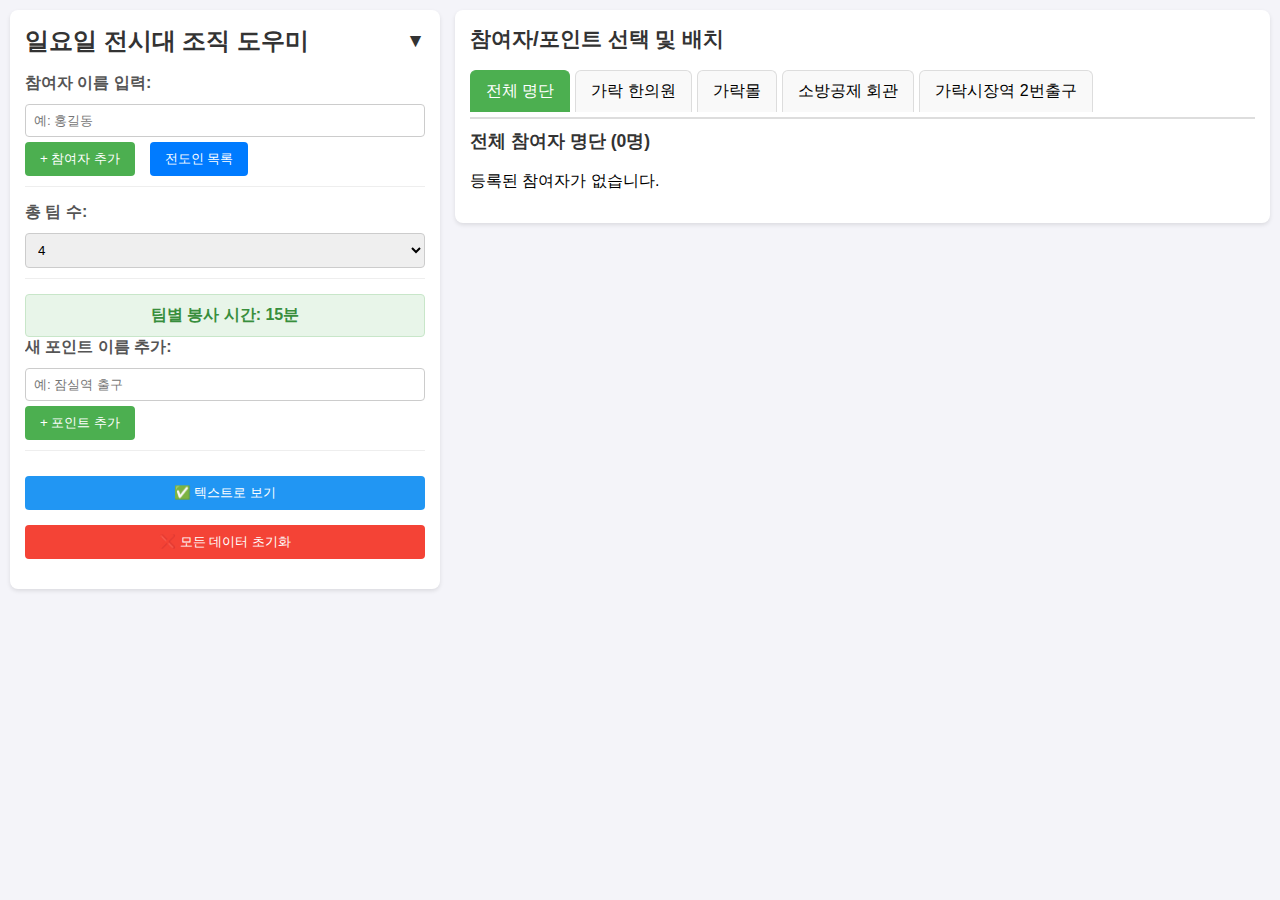
<file: index.html>
<!DOCTYPE html>
<html lang="ko">
<head>
    <meta charset="UTF-8">
    <meta name="viewport" content="width=device-width, initial-scale=1.0">
    <title>일요일 전시대 조직 도우미</title>
    <style>
        /* 초기 CSS: 모바일 우선 및 기본 레이아웃 */
        :root {
            --header-width: 400px;
            --light-blue-bg: #e3f2fd;
            --light-blue-border: #bbdefb;
            --dark-blue-text: #1e88e5;
        }

        body {
            font-family: sans-serif;
            margin: 0;
            padding: 10px;
            background-color: #f4f4f9;
        }

        .main-container {
            display: flex;
            flex-direction: column;
        }

        header, section {
            background-color: #ffffff;
            padding: 15px;
            margin-bottom: 15px;
            border-radius: 8px;
            box-shadow: 0 2px 4px rgba(0, 0, 0, 0.1);
            transition: margin-bottom 0.3s ease;
        }

        h1, h2, h3 {
            color: #333;
            margin-top: 0;
        }

        h1 {
            font-size: 1.5em;
            cursor: pointer;
            display: flex;
            justify-content: space-between;
            align-items: center;
        }
        h2 { font-size: 1.3em; }
        h3 { font-size: 1.1em; }

        #accordionToggle {
            font-size: 0.8em;
            margin-left: 10px;
        }

        #accordionContent {
            max-height: 1000px; /* 충분히 큰 값 */
            overflow: hidden;
            transition: max-height 0.5s ease-in-out, padding 0.5s ease-in-out;
        }

        #accordionContent.collapsed {
            max-height: 0;
            padding-top: 0;
            padding-bottom: 0;
            border-bottom: none;
        }

        .control-group {
            margin-bottom: 15px;
            padding-bottom: 10px;
            border-bottom: 1px solid #eee;
        }

        .control-group label {
            display: block;
            font-weight: bold;
            margin-bottom: 5px;
            color: #555;
        }

        input[type="text"], select {
            width: 100%;
            padding: 8px;
            margin-top: 5px;
            border: 1px solid #ccc;
            border-radius: 4px;
            box-sizing: border-box;
        }

        button {
            padding: 8px 15px;
            background-color: #4CAF50;
            color: white;
            border: none;
            border-radius: 4px;
            cursor: pointer;
            margin-top: 5px;
        }

        button:hover {
            background-color: #45a049;
        }

        #timeDisplay {
            padding: 10px;
            background-color: #e8f5e9;
            border: 1px solid #c8e6c9;
            border-radius: 4px;
            font-weight: bold;
            color: #388e3c;
            text-align: center;
        }

        .tabs {
            display: flex;
            overflow-x: auto;
            border-bottom: 2px solid #ddd;
            margin-bottom: 10px;
            padding-bottom: 5px;
        }
        
        .tab-button {
            flex-shrink: 0;
            padding: 10px 15px;
            cursor: pointer;
            background-color: #f9f9f9;
            border: 1px solid #ddd;
            border-bottom: none;
            border-radius: 6px 6px 0 0;
            margin-right: 5px;
        }

        .tab-button.active {
            background-color: #4CAF50;
            color: white;
            border-color: #4CAF50;
        }

        .participant-card {
            position: relative;
            padding: 10px;
            margin: 5px 0;
            background-color: var(--light-blue-bg);
            border: 1px solid var(--light-blue-border);
            border-radius: 6px;
            font-weight: 500;
            color: var(--dark-blue-text);
            cursor: pointer;
            display: flex;
            justify-content: space-between;
            align-items: center;
            box-sizing: border-box; /* Added for correct width calculation */
        }
        .participant-card:hover { background-color: #c6e5ff; }
        .participant-card .assignment-info {
            font-size: 0.8em;
            color: #555;
            margin-left: 10px;
        }

        .delete-btn {
            color: #f44336;
            font-weight: bold;
            cursor: pointer;
            padding: 2px 8px;
            border-radius: 50%;
            font-size: 1.2em;
        }
        .delete-btn:hover { background-color: rgba(255, 0, 0, 0.1); }

        /* 새로운 배치 그리드 스타일 */
        .placement-section {
            margin-top: 20px;
        }

        .time-slot-grid {
            display: grid;
            grid-template-columns: 60px repeat(3, 1fr); /* 시간대 헤더 + 3 팀원 */
            gap: 10px;
            margin-bottom: 15px;
            align-items: center;
        }

        .time-slot-header, .team-member-header {
            text-align: center;
            font-weight: bold;
            color: #555;
            padding: 5px;
        }

        .time-slot-label {
            font-weight: bold;
            text-align: right;
        }

        .participant-slot {
            border: 2px dashed #ccc;
            border-radius: 8px;
            padding: 5px;
            min-height: 50px;
            background-color: #fafafa;
            display: flex;
            align-items: center;
            justify-content: center;
        }
        .participant-slot .participant-card {
            width: 100%;
            box-sizing: border-box;
            margin: 0;
        }

        .unassigned-section {
            margin-top: 20px;
            padding-top: 15px;
            border-top: 2px solid #eee;
        }
        .unassigned-cards-wrapper { /* New wrapper for unassigned cards */
            display: flex;
            flex-wrap: wrap;
            gap: 10px;
            padding-top: 10px; /* Spacing below the title */
        }
        .roster-cards-wrapper { /* New wrapper for full roster cards */
            display: flex;
            flex-wrap: wrap;
            gap: 10px;
            padding-top: 10px; /* Spacing below the title */
        }

        /* 참여자 카드 추가 정보 스타일 */
        .participant-card .assignment-info {
            font-size: 0.8em;
            color: #555;
            margin-left: 10px;
        }

        /* --- 배치 모드 스타일 --- */
        .participant-card.selected {
            background-color: #ffc107; /* 밝은 노란색 */
            border-color: #ff9800;
            color: #000;
        }

        .participant-slot.selected {
            background-color: #ffc107; /* 밝은 노란색 */
            border-color: #ff9800;
            border-style: solid;
        }
        /* Adjust participant-card width for multi-column layout in unassigned list */
        .unassigned-cards-wrapper .participant-card,
        .roster-cards-wrapper .participant-card { /* Target both wrappers */
            flex: 1 1 calc(50% - 10px); /* Two columns with gap */
            max-width: calc(50% - 10px); /* Ensure two columns */
            margin: 0; /* Remove individual card margins to use gap */
        }

        .placement-mode-active .participant-slot:not(:has(.participant-card)) {
            background-color: #c8e6c9; /* 연한 녹색 */
            border-style: solid;
            cursor: pointer;
        }
        .placement-mode-active .participant-slot:not(:has(.participant-card)):hover {
            background-color: #a5d6a7;
        }

        .placement-mode-active .unassigned-section {
            background-color: #ffcdd2; /* 연한 빨간색 */
            border: 2px solid #ef9a9a;
            cursor: pointer;
            border-radius: 8px;
            padding: 15px;
        }

        .placement-mode-active .unassigned-cards-wrapper {
            /* The active styles are now on the parent .unassigned-section */
            /* We can remove the specific placement-mode styles from here */
            /* but we'll keep the selector in case we need it later */
        }
        .placement-mode-active .unassigned-cards-wrapper:hover {
            background-color: #ef9a9a;
        }


        /* 태블릿/데스크탑 반응형 레이아웃 */
        @media (min-width: 768px) {
            .main-container {
                flex-direction: row;
                align-items: flex-start;
            }
            header {
                width: var(--header-width);
                margin-right: 15px;
                margin-bottom: 0; /* 세로 마진 제거 */
            }
            section {
                flex: 1;
                min-width: 0; /* flex item이 줄어들 수 있도록 */
            }
        }

        /* --- Modal Styles --- */
        .modal {
            position: fixed;
            z-index: 1000;
            left: 0;
            top: 0;
            width: 100%;
            height: 100%;
            overflow: auto;
            background-color: rgba(0,0,0,0.4);
        }
        .modal.hidden {
            display: none;
        }
        .modal-content {
            background-color: #fefefe;
            margin: 10% auto;
            padding: 20px;
            border: 1px solid #888;
            width: 80%;
            max-width: 500px;
            border-radius: 8px;
        }
        .modal-header {
            display: flex;
            justify-content: space-between;
            align-items: center;
            border-bottom: 1px solid #eee;
            padding-bottom: 10px;
        }
        .modal-close-btn {
            color: #aaa;
            font-size: 28px;
            font-weight: bold;
            cursor: pointer;
        }
        .modal-close-btn:hover,
        .modal-close-btn:focus {
            color: black;
        }
        .modal-body {
            margin-top: 15px;
            max-height: 400px;
            overflow-y: auto;
        }
        .modal-footer {
            margin-top: 15px;
            padding-top: 10px;
            border-top: 1px solid #eee;
            text-align: right;
        }
        .pioneer-item {
            display: block;
            margin-bottom: 10px;
        }
        .pioneer-item label {
            cursor: pointer;
        }
        .pioneer-item input {
            margin-right: 10px;
        }
        .pioneer-item label.disabled {
            color: #aaa;
            cursor: not-allowed;
            text-decoration: line-through;
        }

    </style>
</head>
<body>
<div class="main-container">
    <header>
        <h1>일요일 전시대 조직 도우미 <span id="accordionToggle">▼</span></h1>
        
        <div id="accordionContent">
            <div class="control-group">
                <label for="participantName">참여자 이름 입력:</label>
                <input type="text" id="participantName" placeholder="예: 홍길동">
                <button id="addParticipantBtn">+ 참여자 추가</button>
                <button id="showPioneerListBtn" style="background-color: #007BFF; margin-left: 10px;">전도인 목록</button>
            </div>


            <div class="control-group">
                <label for="totalTeams">총 팀 수:</label>
                <select id="totalTeams">
                    <option value="2">2</option>
                    <option value="3">3</option>
                    <option value="4" selected>4</option>
                    <option value="5">5</option>
                    <option value="6">6</option>
                </select>
            </div>
            
            <div id="timeDisplay">팀별 전시 시간: 계산 필요</div>

            <div class="control-group">
                <label for="newPointName">새 포인트 이름 추가:</label>
                <input type="text" id="newPointName" placeholder="예: 잠실역 출구">
                <button id="addPointBtn">+ 포인트 추가</button>
            </div>

            <div class="control-group" style="margin-top: 20px; border-bottom: none; padding-bottom: 0;">
                <button id="copyResultsBtn" style="background-color: #2196F3; width: 100%; margin-bottom: 10px;">✅ 텍스트로 보기</button>
                <button id="clearAllBtn" style="background-color: #f44336; width: 100%;">❌ 모든 데이터 초기화</button>
            </div>
        </div>
    </header>

    <section id="participantArea">
        <h2>참여자/포인트 선택 및 배치</h2>
        <div class="tabs" id="pointTabs"></div>
        <div id="participantList"></div>
    </section>
</div>

<!-- Pioneer List Modal -->
<div id="pioneerModal" class="modal hidden">
    <div class="modal-content">
        <div class="modal-header">
            <h2>전도인 목록</h2>
            <span class="modal-close-btn">&times;</span>
        </div>
        <div style="padding: 10px 0;">
            <input type="text" id="pioneerSearchInput" placeholder="이름 검색..." style="width: 100%; padding: 8px; border: 1px solid #ccc; border-radius: 4px; box-sizing: border-box;">
        </div>
        <div class="modal-body" id="pioneerListContainer">
            <!-- Checkbox list will be rendered here by JS -->
        </div>
        <div class="modal-footer">
            <button id="selectAllPioneersBtn">전체 선택</button>
            <button id="deselectAllPioneersBtn">전체 해제</button>
            <button id="addSelectedPioneersBtn" style="background-color: #4CAF50;">닫기</button>
        </div>
    </div>
</div>

<!-- Copy Fallback Modal -->
<div id="copyFallbackModal" class="modal hidden">
    <div class="modal-content">
        <div class="modal-header">
            <h2>배치 결과</h2>
            <span class="modal-close-btn">&times;</span>
        </div>
        <div class="modal-body">
            <pre id="copyFallbackText" style="white-space: pre-wrap; word-wrap: break-word;"></pre>
        </div>
        <div class="modal-footer">
            <button id="selectAllTextBtn">전체 선택</button>
        </div>
    </div>
</div>
    
<script>
// --- 전역 변수 및 상수 ---
const TOTAL_TIME_MINUTES = 60;
let activeTab = '전체 명단';
let participants = []; // { name: string, assignment: { point: string, timeIndex: int, position: int } | null }
let points = [];
let selectedParticipantName = null; // 배치 모드에서 선택된 참여자 이름
let selectedSlot = null; // 배치 모드에서 선택된 슬롯 { point, timeIndex, position }

const DEFAULT_POINTS = ['가락 한의원', '가락몰', '소방공제 회관', '가락시장역 2번출구'];
const PIONEER_LIST = [
    '강성부', '강혜자', '곽종운', '길정숙', '김도윤', '김복희', '김서희', '김수경', '김수정', '김순애',
    '김순자', '김연화', '김용훈', '김유진', '김인양', '김재만', '김진아', '김현숙', '김현철', '김화순',
    '남승애', '민숙현', '박영심', '박정윤', '박준서', '박혜미', '박화자', '배복희', '서태진', '선동준',
    '선상협', '성명숙', '신서우', '신옥', '신옥순', '신희성', '아지나', '양은', '엄연화', '우혜민',
    '유은진', '유을숙', '유찬희', '윤영희', '윤종배', '이경남', '이내학', '이명옥', '이봉수', '이삼순',
    '이성신', '이양순', '이영재', '이온유', '이일석', '이정훈', '이종언', '이주연', '이창호', '임미성',
    '임승국', '장다은', '장병선', '전영수', '전영철', '전용순', '정재철', '정현숙', '제성애', '조경록',
    '조경호', '주혜선', '최갑순', '최기선', '최기연', '최미옥', '최은선', '최재원', '최현선', '최혜경',
    '하수진', '한미숙', '한미자', '허영원', '홍선자'
];

// --- DOM 요소 참조 ---
const mainContainer = document.querySelector('.main-container');
const headerTitle = document.querySelector('header h1');
const accordionContent = document.getElementById('accordionContent');
const accordionToggle = document.getElementById('accordionToggle');
const totalTeamsInput = document.getElementById('totalTeams');
const timeDisplay = document.getElementById('timeDisplay');
const pointTabsContainer = document.getElementById('pointTabs');
const addPointBtn = document.getElementById('addPointBtn');
const newPointNameInput = document.getElementById('newPointName');
const participantNameInput = document.getElementById('participantName');
const addParticipantBtn = document.getElementById('addParticipantBtn');
const participantListContainer = document.getElementById('participantList');
const copyResultsBtn = document.getElementById('copyResultsBtn');
const clearAllBtn = document.getElementById('clearAllBtn');

// Modal DOMs
const showPioneerListBtn = document.getElementById('showPioneerListBtn');
const pioneerModal = document.getElementById('pioneerModal');
const pioneerModalCloseBtn = pioneerModal.querySelector('.modal-close-btn');
const pioneerListContainer = document.getElementById('pioneerListContainer');
const pioneerSearchInput = document.getElementById('pioneerSearchInput');
const selectAllPioneersBtn = document.getElementById('selectAllPioneersBtn');
const deselectAllPioneersBtn = document.getElementById('deselectAllPioneersBtn');
const addSelectedPioneersBtn = document.getElementById('addSelectedPioneersBtn');
const copyFallbackModal = document.getElementById('copyFallbackModal');
const copyFallbackModalCloseBtn = copyFallbackModal.querySelector('.modal-close-btn');
const copyFallbackText = document.getElementById('copyFallbackText');


// --- 핵심 기능 ---

/**
 * 0. 아코디언 기능
 */
function setupAccordion() {
    headerTitle.addEventListener('click', () => {
        const isCollapsed = accordionContent.classList.toggle('collapsed');
        accordionToggle.textContent = isCollapsed ? '▶' : '▼';
    });
}

/**
 * 1. 데이터 저장 및 로드
 */
function saveState() {
    localStorage.setItem('participants_v2', JSON.stringify(participants));
    localStorage.setItem('points_v2', JSON.stringify(points));
    localStorage.setItem('totalTeams_v2', totalTeamsInput.value);
}

function loadState() {
    const loadedParticipants = localStorage.getItem('participants_v2');
    participants = loadedParticipants ? JSON.parse(loadedParticipants) : [];

    // 이전 'time' 기반 데이터 구조를 'timeIndex'로 마이그레이션
    const totalTeams = parseInt(localStorage.getItem('totalTeams_v2') || '4');
    const timeIncrement = TOTAL_TIME_MINUTES / totalTeams;
    participants.forEach(p => {
        if (p.assignment && typeof p.assignment.time !== 'undefined') {
            p.assignment.timeIndex = Math.round(p.assignment.time / timeIncrement);
            delete p.assignment.time;
        }
    });


    const loadedPoints = localStorage.getItem('points_v2');
    points = loadedPoints ? JSON.parse(loadedPoints) : [...DEFAULT_POINTS];

    const loadedTeams = localStorage.getItem('totalTeams_v2');
    totalTeamsInput.value = (loadedTeams && ['2', '3', '4', '5', '6'].includes(loadedTeams)) ? loadedTeams : '4';
}

/**
 * 2. UI 렌더링
 */
function renderAll() {
    renderPointTabs();
    renderParticipantList();
}

function renderPointTabs() {
    pointTabsContainer.innerHTML = '';
    const allTabs = ['전체 명단', ...points];

    allTabs.forEach(tabName => {
        const tab = document.createElement('div');
        tab.className = 'tab-button';
        tab.textContent = tabName;
        tab.dataset.point = tabName;

        if (activeTab === tabName) {
            tab.classList.add('active');
        }

        tab.addEventListener('click', () => {
            // '전체 명단' 탭으로 이동 시 선택 모드 완전 초기화
            if (tabName === '전체 명단') {
                exitPlacementMode();
            } else {
                // 포인트 탭 간 이동 시 슬롯만 초기화 (참여자 선택 유지)
                selectedSlot = null;
            }
            activeTab = tabName;
            renderAll();
        });
        pointTabsContainer.appendChild(tab);
    });
}

function renderParticipantList() {
    participantListContainer.innerHTML = '';
    mainContainer.classList.toggle('placement-mode-active', selectedParticipantName !== null || selectedSlot !== null);

    if (activeTab === '전체 명단') {
        renderRosterView();
    } else {
        renderPointView();
    }
}

function renderRosterView() {
    const title = document.createElement('h3');
    title.textContent = `전체 참여자 명단 (${participants.length}명)`;
    participantListContainer.appendChild(title);

    if (participants.length === 0) {
        participantListContainer.innerHTML += '<p>등록된 참여자가 없습니다.</p>';
        return;
    }

    const sortedParticipants = [...participants].sort((a, b) => a.name.localeCompare(b.name, 'ko'));

    const rosterCardsWrapper = document.createElement('div');
    rosterCardsWrapper.className = 'roster-cards-wrapper'; // New wrapper for roster cards

    sortedParticipants.forEach(p => {
        const card = createParticipantCard(p, { showAssignment: true });
        rosterCardsWrapper.appendChild(card);
    });
    participantListContainer.appendChild(rosterCardsWrapper);
}

function renderPointView() {
    const placementSection = document.createElement('div');
    placementSection.className = 'placement-section';
    
    // const title = document.createElement('h3'); // 사용자 요청에 따라 제거됨
    // title.textContent = `${activeTab} 배치 현황`; // 사용자 요청에 따라 제거됨
    // placementSection.appendChild(title); // 사용자 요청에 따라 제거됨

    const grid = document.createElement('div');
    grid.className = 'time-slot-grid';
    
    grid.appendChild(document.createElement('div'));
    for (let i = 1; i <= 3; i++) {
        const header = document.createElement('div');
        header.className = 'team-member-header';
        // header.textContent = `팀원 ${i}`; // 사용자 요청에 따라 제거됨
        grid.appendChild(header);
    }

    const totalTeams = parseInt(totalTeamsInput.value);
    const timeIncrement = TOTAL_TIME_MINUTES / totalTeams;

    for (let i = 0; i < totalTeams; i++) {
        const time = i * timeIncrement;
        
        const timeLabel = document.createElement('div');
        timeLabel.className = 'time-slot-label';
        timeLabel.textContent = `${time}분`;
        grid.appendChild(timeLabel);

        for (let j = 0; j < 3; j++) {
            const slot = document.createElement('div');
            slot.className = 'participant-slot';
            slot.dataset.point = activeTab;
            slot.dataset.timeIndex = i;
            slot.dataset.position = j;

            const assignedParticipant = participants.find(p =>
                p.assignment &&
                p.assignment.point === activeTab &&
                p.assignment.timeIndex === i &&
                p.assignment.position === j
            );

            if (assignedParticipant) {
                const card = createParticipantCard(assignedParticipant);
                slot.appendChild(card);
            } else {
                // 선택된 슬롯이면 selected 클래스 추가
                if (selectedSlot &&
                    selectedSlot.point === activeTab &&
                    selectedSlot.timeIndex === i &&
                    selectedSlot.position === j) {
                    slot.classList.add('selected');
                }
                slot.addEventListener('click', handleSlotClick);
            }
            grid.appendChild(slot);
        }
    }
    placementSection.appendChild(grid);
    participantListContainer.appendChild(placementSection);

    const unassignedContainer = document.createElement('div');
    unassignedContainer.className = 'unassigned-section'; // New class for the section
    
    const unassignedTitle = document.createElement('h3');
    unassignedTitle.textContent = '미배치 인원';
    unassignedContainer.appendChild(unassignedTitle);

    const unassignedCardsWrapper = document.createElement('div');
    unassignedCardsWrapper.className = 'unassigned-cards-wrapper'; // New wrapper for cards
    unassignedCardsWrapper.id = 'unassigned-list-container'; // Keep ID for event listener
    
    const unassignedParticipants = participants
        .filter(p => p.assignment === null)
        .sort((a, b) => a.name.localeCompare(b.name, 'ko'));

    if (unassignedParticipants.length > 0) {
        unassignedParticipants.forEach(p => {
            const card = createParticipantCard(p);
            unassignedCardsWrapper.appendChild(card);
        });
    } else {
        unassignedCardsWrapper.innerHTML += '<p>미배치 인원이 없습니다.</p>';
    }
    unassignedContainer.addEventListener('click', handleUnassignedListClick);
    unassignedContainer.appendChild(unassignedCardsWrapper);
    participantListContainer.appendChild(unassignedContainer);
}

function createParticipantCard(participant, options = {}) {
    const card = document.createElement('div');
    card.className = 'participant-card';
    card.dataset.name = participant.name;
    if (participant.name === selectedParticipantName) {
        card.classList.add('selected');
    }

    const nameSpan = document.createElement('span');
    nameSpan.textContent = participant.name;
    card.appendChild(nameSpan);

    if (options.showAssignment && participant.assignment) {
        const { point, timeIndex, position } = participant.assignment;
        const totalTeams = parseInt(totalTeamsInput.value);
        const timeIncrement = TOTAL_TIME_MINUTES / totalTeams;
        const displayTime = timeIndex * timeIncrement;
        
        const assignmentSpan = document.createElement('span');
        assignmentSpan.className = 'assignment-info';
        assignmentSpan.textContent = `(${point} / ${displayTime}분)`;
        card.appendChild(assignmentSpan);
    }

    if (!participant.assignment || options.showAssignment) {
        const deleteBtn = document.createElement('span');
        deleteBtn.className = 'delete-btn';
        deleteBtn.textContent = '×';
        deleteBtn.addEventListener('click', (e) => {
            e.stopPropagation();
            if (confirm(`'${participant.name}' 님을 목록에서 삭제하시겠습니까?`)) {
                deleteParticipant(participant.name);
            }
        });
        card.appendChild(deleteBtn);
    }

    card.addEventListener('click', () => {
        handleCardClick(participant.name);
    });

    return card;
}

/**
 * 3. 참여자 및 포인트 관리
 */
function addParticipant() {
    const name = participantNameInput.value.trim();
    if (!name) {
        alert('참여자 이름을 입력해주세요.');
        return;
    }
    if (participants.some(p => p.name === name)) {
        alert('이미 존재하는 참여자 이름입니다.');
        return;
    }
    participants.push({ name: name, assignment: null });
    participantNameInput.value = '';
    saveState();
    renderAll();
}

function deleteParticipant(participantName) {
    if (selectedParticipantName === participantName) {
        exitPlacementMode();
    }
    participants = participants.filter(p => p.name !== participantName);
    saveState();
    renderAll();
}

function addPoint() {
    const newPointName = newPointNameInput.value.trim();
    if (!newPointName) {
        alert('포인트 이름을 입력해주세요.');
        return;
    }
    if (points.includes(newPointName) || newPointName === '전체 명단') {
        alert('이미 존재하거나 사용할 수 없는 이름입니다.');
        return;
    }
    points.push(newPointName);
    newPointNameInput.value = '';
    activeTab = newPointName;
    saveState();
    renderAll();
}

/**
 * 4. 배치 기능 (Placement Mode)
 */
function enterPlacementMode(participantName) {
    selectedParticipantName = participantName;
    renderAll();
}

function exitPlacementMode() {
    selectedParticipantName = null;
    selectedSlot = null;
    renderAll();
}

function handleCardClick(participantName) {
    // 선택된 슬롯이 있으면 해당 참여자를 그 슬롯에 배치
    if (selectedSlot) {
        const participant = participants.find(p => p.name === participantName);
        if (!participant) return;

        participant.assignment = {
            point: selectedSlot.point,
            timeIndex: selectedSlot.timeIndex,
            position: selectedSlot.position
        };

        saveState();
        exitPlacementMode();
    } else if (!selectedParticipantName) {
        enterPlacementMode(participantName);
    } else {
        const participantA = participants.find(p => p.name === selectedParticipantName);
        const participantB = participants.find(p => p.name === participantName);

        if (participantA === participantB) {
            exitPlacementMode();
        } else {
            const tempAssignment = participantA.assignment;
            participantA.assignment = participantB.assignment;
            participantB.assignment = tempAssignment;

            saveState();
            exitPlacementMode();
        }
    }
}

function handleSlotClick(event) {
    const { point, timeIndex, position } = event.currentTarget.dataset;

    // 선택된 참여자가 있으면 해당 슬롯에 배치
    if (selectedParticipantName) {
        const selectedParticipant = participants.find(p => p.name === selectedParticipantName);
        if (!selectedParticipant) return;

        selectedParticipant.assignment = {
            point: point,
            timeIndex: parseInt(timeIndex),
            position: parseInt(position)
        };

        saveState();
        exitPlacementMode();
    } else {
        // 이미 선택된 슬롯을 다시 클릭하면 선택 취소
        if (selectedSlot &&
            selectedSlot.point === point &&
            selectedSlot.timeIndex === parseInt(timeIndex) &&
            selectedSlot.position === parseInt(position)) {
            exitPlacementMode();
        } else {
            // 선택된 참여자가 없으면 슬롯 선택 모드로 진입
            selectedSlot = {
                point: point,
                timeIndex: parseInt(timeIndex),
                position: parseInt(position)
            };
            renderAll();
        }
    }
}

function handleUnassignedListClick() {
    // 슬롯이 선택된 경우에는 동작하지 않음 (빈칸->이름 모드에서는 해제 불필요)
    if (selectedSlot) {
        return;
    }

    if (!selectedParticipantName) return;

    const selectedParticipant = participants.find(p => p.name === selectedParticipantName);
    if (selectedParticipant && selectedParticipant.assignment) {
        selectedParticipant.assignment = null;
        saveState();
        exitPlacementMode();
    }
}

/**
 * 5. 모달 기능
 */
function renderPioneerListModal() {
    pioneerListContainer.innerHTML = '';
    const existingNames = participants.map(p => p.name);

    PIONEER_LIST.forEach(name => {
        const item = document.createElement('div');
        item.className = 'pioneer-item';

        const checkbox = document.createElement('input');
        checkbox.type = 'checkbox';
        checkbox.id = `pioneer-${name}`;
        checkbox.value = name;

        const label = document.createElement('label');
        label.htmlFor = `pioneer-${name}`;
        label.textContent = name;

        if (existingNames.includes(name)) {
            checkbox.checked = true;
        }

        // 체크박스 변경 시 즉시 적용
        checkbox.addEventListener('change', (e) => {
            const pioneerName = e.target.value;
            const isChecked = e.target.checked;

            if (isChecked) {
                // 체크된 경우: 참여자 추가
                if (!participants.some(p => p.name === pioneerName)) {
                    participants.push({ name: pioneerName, assignment: null });
                    saveState();
                    renderAll();
                }
            } else {
                // 체크 해제된 경우: 참여자 삭제
                const participant = participants.find(p => p.name === pioneerName);
                if (participant) {
                    if (!participant.assignment) {
                        participants = participants.filter(p => p.name !== pioneerName);
                        saveState();
                        renderAll();
                    } else {
                        // 배치된 경우 체크 해제 불가
                        e.target.checked = true;
                        alert(`'${pioneerName}' 님은 이미 배치되어 있어 삭제할 수 없습니다. 배치를 먼저 해제해주세요.`);
                    }
                }
            }
        });

        item.appendChild(checkbox);
        item.appendChild(label);
        pioneerListContainer.appendChild(item);
    });
}

// 한글 초성 추출 함수
function getChosung(str) {
    const CHOSUNG_LIST = ['ㄱ', 'ㄲ', 'ㄴ', 'ㄷ', 'ㄸ', 'ㄹ', 'ㅁ', 'ㅂ', 'ㅃ', 'ㅅ', 'ㅆ', 'ㅇ', 'ㅈ', 'ㅉ', 'ㅊ', 'ㅋ', 'ㅌ', 'ㅍ', 'ㅎ'];
    let result = '';

    for (let i = 0; i < str.length; i++) {
        const char = str[i];
        const code = char.charCodeAt(0);

        // 한글 유니코드 범위 (가 = 0xAC00, 힣 = 0xD7A3)
        if (code >= 0xAC00 && code <= 0xD7A3) {
            const chosungIndex = Math.floor((code - 0xAC00) / 588);
            result += CHOSUNG_LIST[chosungIndex];
        } else {
            result += char;
        }
    }

    return result;
}

// 초성인지 확인하는 함수
function isChosung(str) {
    const CHOSUNG_LIST = ['ㄱ', 'ㄲ', 'ㄴ', 'ㄷ', 'ㄸ', 'ㄹ', 'ㅁ', 'ㅂ', 'ㅃ', 'ㅅ', 'ㅆ', 'ㅇ', 'ㅈ', 'ㅉ', 'ㅊ', 'ㅋ', 'ㅌ', 'ㅍ', 'ㅎ'];
    return Array.from(str).every(char => CHOSUNG_LIST.includes(char));
}

function filterPioneerList() {
    const searchTerm = pioneerSearchInput.value.trim();
    const items = pioneerListContainer.querySelectorAll('.pioneer-item');

    if (!searchTerm) {
        // 검색어가 없으면 모두 표시
        items.forEach(item => {
            item.style.display = 'block';
        });
        return;
    }

    const isChosungSearch = isChosung(searchTerm);

    items.forEach(item => {
        const label = item.querySelector('label');
        const name = label.textContent;
        let isMatch = false;

        if (isChosungSearch) {
            // 초성 검색
            const nameChosung = getChosung(name);
            isMatch = nameChosung.includes(searchTerm);
        } else {
            // 일반 검색 (대소문자 무시)
            isMatch = name.toLowerCase().includes(searchTerm.toLowerCase());
        }

        item.style.display = isMatch ? 'block' : 'none';
    });
}

function openPioneerModal() {
    renderPioneerListModal();
    pioneerSearchInput.value = ''; // 검색 입력 필드 초기화
    pioneerModal.classList.remove('hidden');
    pioneerSearchInput.focus(); // 검색 필드에 포커스
}

function closePioneerModal() {
    pioneerModal.classList.add('hidden');
}

function closeCopyFallbackModal() {
    copyFallbackModal.classList.add('hidden');
}

/**
 * 6. 유틸리티
 */
function calculateDisplayTime() {
    const totalTeams = parseInt(totalTeamsInput.value);
    const timePerTeam = (TOTAL_TIME_MINUTES / totalTeams).toFixed(0);
    timeDisplay.textContent = `팀별 봉사 시간: ${timePerTeam}분`;
}

function copyResultsToClipboard() {
    let resultText = `일요일 전시대봉사 일정\n`;
    const totalTeams = parseInt(totalTeamsInput.value);
    const timeIncrement = TOTAL_TIME_MINUTES / totalTeams;

    points.forEach(point => {
        let pointText = ""; // 임시로 포인트별 텍스트를 저장
        let pointHasAssignments = false;

        for (let i = 0; i < totalTeams; i++) {
            const time = i * timeIncrement;
            
            const teamNames = participants
                .filter(p =>
                    p.assignment &&
                    p.assignment.point === point &&
                    p.assignment.timeIndex === i
                )
                .sort((a, b) => a.assignment.position - b.assignment.position) // 팀원 순서대로 정렬
                .map(p => p.name);

            if (teamNames.length > 0) {
                pointHasAssignments = true;
                pointText += `${String(time).padStart(2, '0')}분: ${teamNames.join(', ')}\n`;
            }
        }

        if (pointHasAssignments) {
            resultText += `\n[ ${point} ]\n`;
            resultText += pointText;
        }
    });

    // 항상 텍스트를 폴백 모달에 표시
    copyFallbackText.textContent = resultText;
    copyFallbackModal.classList.remove('hidden');
}

function clearAllData() {
    if (confirm('경고: 모든 참여자, 포인트, 설정 데이터가 삭제됩니다. 계속하시겠습니까?')) {
        localStorage.removeItem('participants_v2');
        localStorage.removeItem('points_v2');
        localStorage.removeItem('totalTeams_v2');
        
        participants = [];
        points = [...DEFAULT_POINTS];
        activeTab = '전체 명단';
        
        totalTeamsInput.value = '4';
        
        calculateDisplayTime();
        renderAll();
        alert('모든 데이터가 초기화되었습니다.');
    }
}

/**
 * 7. 이벤트 리스너 설정
 */
document.addEventListener('DOMContentLoaded', () => {
    setupAccordion();
    loadState();
    calculateDisplayTime();
    renderAll();

    totalTeamsInput.addEventListener('change', () => {
        const newTotalTeams = parseInt(totalTeamsInput.value);
        participants.forEach(p => {
            if (p.assignment && p.assignment.timeIndex >= newTotalTeams) {
                p.assignment = null;
            }
        });
        calculateDisplayTime();
        renderAll();
    });
    
    addPointBtn.addEventListener('click', addPoint);
    addParticipantBtn.addEventListener('click', addParticipant);
    participantNameInput.addEventListener('keypress', (e) => {
        if (e.key === 'Enter') addParticipant();
    });
    copyResultsBtn.addEventListener('click', copyResultsToClipboard);
    clearAllBtn.addEventListener('click', clearAllData);

    // Modal listeners
    showPioneerListBtn.addEventListener('click', openPioneerModal);
    pioneerModalCloseBtn.addEventListener('click', closePioneerModal);
    pioneerModal.addEventListener('click', (e) => {
        if (e.target === pioneerModal) {
            closePioneerModal();
        }
    });
    pioneerSearchInput.addEventListener('input', filterPioneerList);
    selectAllPioneersBtn.addEventListener('click', () => {
        pioneerListContainer.querySelectorAll('input[type="checkbox"]').forEach(cb => {
            if (!cb.checked) {
                cb.checked = true;
                cb.dispatchEvent(new Event('change'));
            }
        });
    });
    deselectAllPioneersBtn.addEventListener('click', () => {
        pioneerListContainer.querySelectorAll('input[type="checkbox"]').forEach(cb => {
            if (cb.checked) {
                cb.checked = false;
                cb.dispatchEvent(new Event('change'));
            }
        });
    });
    addSelectedPioneersBtn.addEventListener('click', () => {
        closePioneerModal();
    });

    copyFallbackModalCloseBtn.addEventListener('click', closeCopyFallbackModal);
    copyFallbackModal.addEventListener('click', (e) => {
        if (e.target === copyFallbackModal) {
            closeCopyFallbackModal();
        }
    });

    document.getElementById('selectAllTextBtn').addEventListener('click', () => {
        const textToSelect = document.getElementById('copyFallbackText');
        const selection = window.getSelection();
        const range = document.createRange();
        range.selectNodeContents(textToSelect);
        selection.removeAllRanges();
        selection.addRange(range);
    });

    window.addEventListener('keydown', (e) => {
        if (e.key === 'Escape') {
            if (selectedParticipantName) {
                exitPlacementMode();
            }
            if (!pioneerModal.classList.contains('hidden')) {
                closePioneerModal();
            }
            if (!copyFallbackModal.classList.contains('hidden')) {
                closeCopyFallbackModal();
            }
        }
    });
    window.addEventListener('beforeunload', saveState);
});
</script>
</body>
</html>
</file>
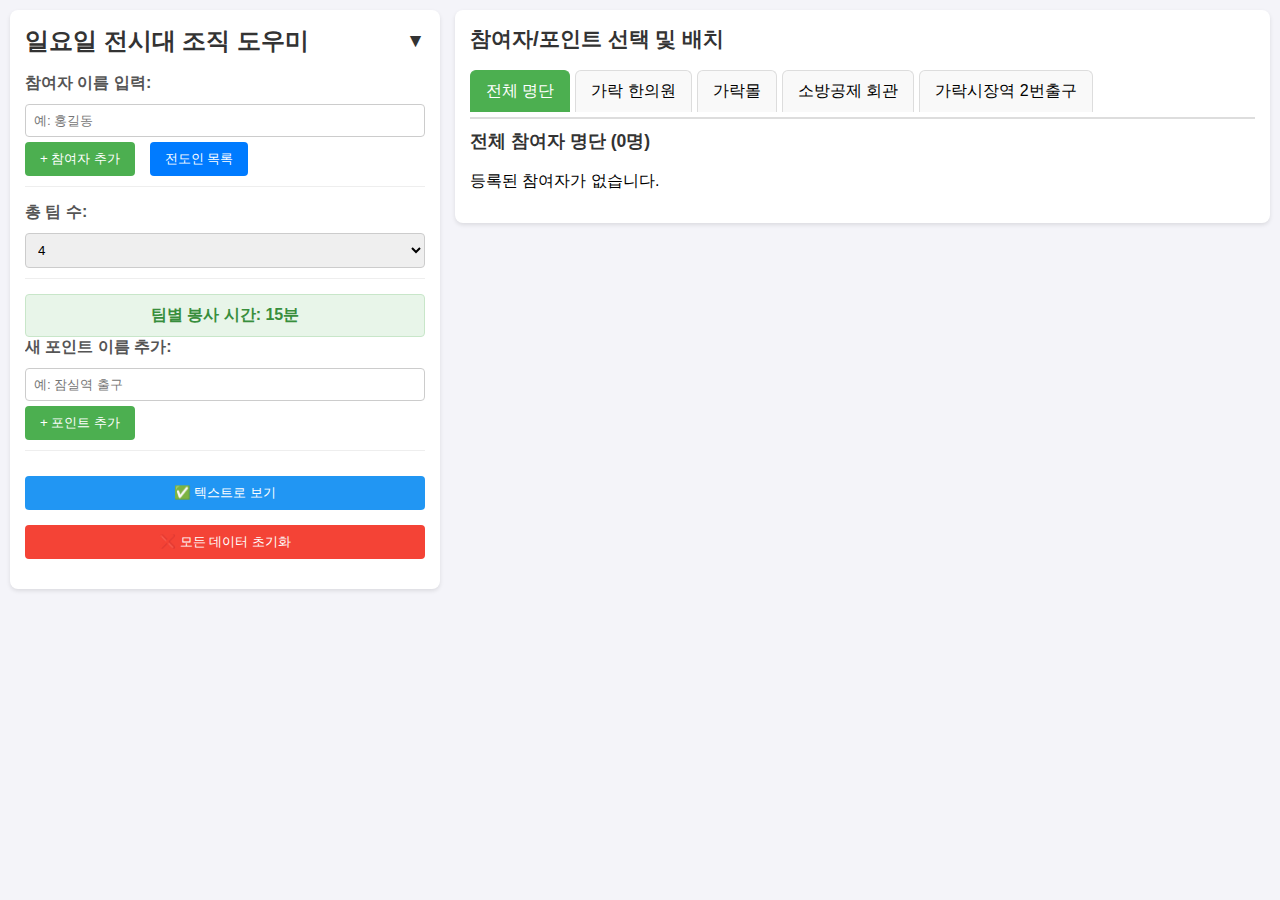
<file: helper.html>
<!DOCTYPE html>
<html lang="ko">
<head>
    <meta charset="UTF-8">
    <meta name="viewport" content="width=device-width, initial-scale=1.0">
    <title>일요일 전시대 조직 도우미</title>
    <style>
        /* 초기 CSS: 모바일 우선 및 기본 레이아웃 */
        :root {
            --header-width: 400px;
            --light-blue-bg: #e3f2fd;
            --light-blue-border: #bbdefb;
            --dark-blue-text: #1e88e5;
        }

        body {
            font-family: sans-serif;
            margin: 0;
            padding: 10px;
            background-color: #f4f4f9;
        }

        .main-container {
            display: flex;
            flex-direction: column;
        }

        header, section {
            background-color: #ffffff;
            padding: 15px;
            margin-bottom: 15px;
            border-radius: 8px;
            box-shadow: 0 2px 4px rgba(0, 0, 0, 0.1);
            transition: margin-bottom 0.3s ease;
        }

        h1, h2, h3 {
            color: #333;
            margin-top: 0;
        }

        h1 {
            font-size: 1.5em;
            cursor: pointer;
            display: flex;
            justify-content: space-between;
            align-items: center;
        }
        h2 { font-size: 1.3em; }
        h3 { font-size: 1.1em; }

        #accordionToggle {
            font-size: 0.8em;
            margin-left: 10px;
        }

        #accordionContent {
            max-height: 1000px; /* 충분히 큰 값 */
            overflow: hidden;
            transition: max-height 0.5s ease-in-out, padding 0.5s ease-in-out;
        }

        #accordionContent.collapsed {
            max-height: 0;
            padding-top: 0;
            padding-bottom: 0;
            border-bottom: none;
        }

        .control-group {
            margin-bottom: 15px;
            padding-bottom: 10px;
            border-bottom: 1px solid #eee;
        }

        .control-group label {
            display: block;
            font-weight: bold;
            margin-bottom: 5px;
            color: #555;
        }

        input[type="text"], select {
            width: 100%;
            padding: 8px;
            margin-top: 5px;
            border: 1px solid #ccc;
            border-radius: 4px;
            box-sizing: border-box;
        }

        button {
            padding: 8px 15px;
            background-color: #4CAF50;
            color: white;
            border: none;
            border-radius: 4px;
            cursor: pointer;
            margin-top: 5px;
        }

        button:hover {
            background-color: #45a049;
        }

        #timeDisplay {
            padding: 10px;
            background-color: #e8f5e9;
            border: 1px solid #c8e6c9;
            border-radius: 4px;
            font-weight: bold;
            color: #388e3c;
            text-align: center;
        }

        .tabs {
            display: flex;
            overflow-x: auto;
            border-bottom: 2px solid #ddd;
            margin-bottom: 10px;
            padding-bottom: 5px;
        }
        
        .tab-button {
            flex-shrink: 0;
            padding: 10px 15px;
            cursor: pointer;
            background-color: #f9f9f9;
            border: 1px solid #ddd;
            border-bottom: none;
            border-radius: 6px 6px 0 0;
            margin-right: 5px;
        }

        .tab-button.active {
            background-color: #4CAF50;
            color: white;
            border-color: #4CAF50;
        }

        .participant-card {
            position: relative;
            padding: 10px;
            margin: 5px 0;
            background-color: var(--light-blue-bg);
            border: 1px solid var(--light-blue-border);
            border-radius: 6px;
            font-weight: 500;
            color: var(--dark-blue-text);
            cursor: pointer;
            display: flex;
            justify-content: space-between;
            align-items: center;
            box-sizing: border-box; /* Added for correct width calculation */
        }
        .participant-card:hover { background-color: #c6e5ff; }
        .participant-card .assignment-info {
            font-size: 0.8em;
            color: #555;
            margin-left: 10px;
        }

        .delete-btn {
            color: #f44336;
            font-weight: bold;
            cursor: pointer;
            padding: 2px 8px;
            border-radius: 50%;
            font-size: 1.2em;
        }
        .delete-btn:hover { background-color: rgba(255, 0, 0, 0.1); }

        /* 새로운 배치 그리드 스타일 */
        .placement-section {
            margin-top: 20px;
        }

        .time-slot-grid {
            display: grid;
            grid-template-columns: 60px repeat(3, 1fr); /* 시간대 헤더 + 3 팀원 */
            gap: 10px;
            margin-bottom: 15px;
            align-items: center;
        }

        .time-slot-header, .team-member-header {
            text-align: center;
            font-weight: bold;
            color: #555;
            padding: 5px;
        }

        .time-slot-label {
            font-weight: bold;
            text-align: right;
        }

        .participant-slot {
            border: 2px dashed #ccc;
            border-radius: 8px;
            padding: 5px;
            min-height: 50px;
            background-color: #fafafa;
            display: flex;
            align-items: center;
            justify-content: center;
        }
        .participant-slot .participant-card {
            width: 100%;
            box-sizing: border-box;
            margin: 0;
        }

        .unassigned-section {
            margin-top: 20px;
            padding-top: 15px;
            border-top: 2px solid #eee;
        }
        .unassigned-cards-wrapper { /* New wrapper for unassigned cards */
            display: flex;
            flex-wrap: wrap;
            gap: 10px;
            padding-top: 10px; /* Spacing below the title */
        }
        .roster-cards-wrapper { /* New wrapper for full roster cards */
            display: flex;
            flex-wrap: wrap;
            gap: 10px;
            padding-top: 10px; /* Spacing below the title */
        }

        /* 참여자 카드 추가 정보 스타일 */
        .participant-card .assignment-info {
            font-size: 0.8em;
            color: #555;
            margin-left: 10px;
        }

        /* --- 배치 모드 스타일 --- */
        .participant-card.selected {
            background-color: #ffc107; /* 밝은 노란색 */
            border-color: #ff9800;
            color: #000;
        }

        .participant-slot.selected {
            background-color: #ffc107; /* 밝은 노란색 */
            border-color: #ff9800;
            border-style: solid;
        }
        /* Adjust participant-card width for multi-column layout in unassigned list */
        .unassigned-cards-wrapper .participant-card,
        .roster-cards-wrapper .participant-card { /* Target both wrappers */
            flex: 1 1 calc(50% - 10px); /* Two columns with gap */
            max-width: calc(50% - 10px); /* Ensure two columns */
            margin: 0; /* Remove individual card margins to use gap */
        }

        .placement-mode-active .participant-slot:not(:has(.participant-card)) {
            background-color: #c8e6c9; /* 연한 녹색 */
            border-style: solid;
            cursor: pointer;
        }
        .placement-mode-active .participant-slot:not(:has(.participant-card)):hover {
            background-color: #a5d6a7;
        }

        .placement-mode-active .unassigned-section {
            background-color: #ffcdd2; /* 연한 빨간색 */
            border: 2px solid #ef9a9a;
            cursor: pointer;
            border-radius: 8px;
            padding: 15px;
        }

        .placement-mode-active .unassigned-cards-wrapper {
            /* The active styles are now on the parent .unassigned-section */
            /* We can remove the specific placement-mode styles from here */
            /* but we'll keep the selector in case we need it later */
        }
        .placement-mode-active .unassigned-cards-wrapper:hover {
            background-color: #ef9a9a;
        }


        /* 태블릿/데스크탑 반응형 레이아웃 */
        @media (min-width: 768px) {
            .main-container {
                flex-direction: row;
                align-items: flex-start;
            }
            header {
                width: var(--header-width);
                margin-right: 15px;
                margin-bottom: 0; /* 세로 마진 제거 */
            }
            section {
                flex: 1;
                min-width: 0; /* flex item이 줄어들 수 있도록 */
            }
        }

        /* --- Modal Styles --- */
        .modal {
            position: fixed;
            z-index: 1000;
            left: 0;
            top: 0;
            width: 100%;
            height: 100%;
            overflow: auto;
            background-color: rgba(0,0,0,0.4);
        }
        .modal.hidden {
            display: none;
        }
        .modal-content {
            background-color: #fefefe;
            margin: 10% auto;
            padding: 20px;
            border: 1px solid #888;
            width: 80%;
            max-width: 500px;
            border-radius: 8px;
        }
        .modal-header {
            display: flex;
            justify-content: space-between;
            align-items: center;
            border-bottom: 1px solid #eee;
            padding-bottom: 10px;
        }
        .modal-close-btn {
            color: #aaa;
            font-size: 28px;
            font-weight: bold;
            cursor: pointer;
        }
        .modal-close-btn:hover,
        .modal-close-btn:focus {
            color: black;
        }
        .modal-body {
            margin-top: 15px;
            max-height: 400px;
            overflow-y: auto;
        }
        .modal-footer {
            margin-top: 15px;
            padding-top: 10px;
            border-top: 1px solid #eee;
            text-align: right;
        }
        .pioneer-item {
            display: block;
            margin-bottom: 10px;
        }
        .pioneer-item label {
            cursor: pointer;
        }
        .pioneer-item input {
            margin-right: 10px;
        }
        .pioneer-item label.disabled {
            color: #aaa;
            cursor: not-allowed;
            text-decoration: line-through;
        }

    </style>
</head>
<body>
<div class="main-container">
    <header>
        <h1>일요일 전시대 조직 도우미 <span id="accordionToggle">▼</span></h1>
        
        <div id="accordionContent">
            <div class="control-group">
                <label for="participantName">참여자 이름 입력:</label>
                <input type="text" id="participantName" placeholder="예: 홍길동">
                <button id="addParticipantBtn">+ 참여자 추가</button>
                <button id="showPioneerListBtn" style="background-color: #007BFF; margin-left: 10px;">전도인 목록</button>
            </div>


            <div class="control-group">
                <label for="totalTeams">총 팀 수:</label>
                <select id="totalTeams">
                    <option value="2">2</option>
                    <option value="3">3</option>
                    <option value="4" selected>4</option>
                    <option value="5">5</option>
                    <option value="6">6</option>
                </select>
            </div>
            
            <div id="timeDisplay">팀별 전시 시간: 계산 필요</div>

            <div class="control-group">
                <label for="newPointName">새 포인트 이름 추가:</label>
                <input type="text" id="newPointName" placeholder="예: 잠실역 출구">
                <button id="addPointBtn">+ 포인트 추가</button>
            </div>

            <div class="control-group" style="margin-top: 20px; border-bottom: none; padding-bottom: 0;">
                <button id="copyResultsBtn" style="background-color: #2196F3; width: 100%; margin-bottom: 10px;">✅ 텍스트로 보기</button>
                <button id="clearAllBtn" style="background-color: #f44336; width: 100%;">❌ 모든 데이터 초기화</button>
            </div>
        </div>
    </header>

    <section id="participantArea">
        <h2>참여자/포인트 선택 및 배치</h2>
        <div class="tabs" id="pointTabs"></div>
        <div id="participantList"></div>
    </section>
</div>

<!-- Pioneer List Modal -->
<div id="pioneerModal" class="modal hidden">
    <div class="modal-content">
        <div class="modal-header">
            <h2>전도인 목록</h2>
            <span class="modal-close-btn">&times;</span>
        </div>
        <div style="padding: 10px 0;">
            <input type="text" id="pioneerSearchInput" placeholder="이름 검색..." style="width: 100%; padding: 8px; border: 1px solid #ccc; border-radius: 4px; box-sizing: border-box;">
        </div>
        <div class="modal-body" id="pioneerListContainer">
            <!-- Checkbox list will be rendered here by JS -->
        </div>
        <div class="modal-footer">
            <button id="selectAllPioneersBtn">전체 선택</button>
            <button id="deselectAllPioneersBtn">전체 해제</button>
            <button id="addSelectedPioneersBtn" style="background-color: #4CAF50;">닫기</button>
        </div>
    </div>
</div>

<!-- Copy Fallback Modal -->
<div id="copyFallbackModal" class="modal hidden">
    <div class="modal-content">
        <div class="modal-header">
            <h2>배치 결과</h2>
            <span class="modal-close-btn">&times;</span>
        </div>
        <div class="modal-body">
            <pre id="copyFallbackText" style="white-space: pre-wrap; word-wrap: break-word;"></pre>
        </div>
        <div class="modal-footer">
            <button id="selectAllTextBtn">전체 선택</button>
        </div>
    </div>
</div>
    
<script>
// --- 전역 변수 및 상수 ---
const TOTAL_TIME_MINUTES = 60;
let activeTab = '전체 명단';
let participants = []; // { name: string, assignment: { point: string, timeIndex: int, position: int } | null }
let points = [];
let selectedParticipantName = null; // 배치 모드에서 선택된 참여자 이름
let selectedSlot = null; // 배치 모드에서 선택된 슬롯 { point, timeIndex, position }

const DEFAULT_POINTS = ['가락 한의원', '가락몰', '소방공제 회관', '가락시장역 2번출구'];
const PIONEER_LIST = [
    '강성부', '강혜자', '곽종운', '길정숙', '김도윤', '김복희', '김서희', '김수경', '김수정', '김순애',
    '김순자', '김연화', '김용훈', '김유진', '김인양', '김재만', '김진아', '김현숙', '김현철', '김화순',
    '남승애', '민숙현', '박영심', '박정윤', '박준서', '박혜미', '박화자', '배복희', '서태진', '선동준',
    '선상협', '성명숙', '신서우', '신옥', '신옥순', '신희성', '아지나', '양은', '엄연화', '우혜민',
    '유은진', '유을숙', '유찬희', '윤영희', '윤종배', '이경남', '이내학', '이명옥', '이봉수', '이삼순',
    '이성신', '이양순', '이영재', '이온유', '이일석', '이정훈', '이종언', '이주연', '이창호', '임미성',
    '임승국', '장다은', '장병선', '전영수', '전영철', '전용순', '정재철', '정현숙', '제성애', '조경록',
    '조경호', '주혜선', '최갑순', '최기선', '최기연', '최미옥', '최은선', '최재원', '최현선', '최혜경',
    '하수진', '한미숙', '한미자', '허영원', '홍선자'
];

// --- DOM 요소 참조 ---
const mainContainer = document.querySelector('.main-container');
const headerTitle = document.querySelector('header h1');
const accordionContent = document.getElementById('accordionContent');
const accordionToggle = document.getElementById('accordionToggle');
const totalTeamsInput = document.getElementById('totalTeams');
const timeDisplay = document.getElementById('timeDisplay');
const pointTabsContainer = document.getElementById('pointTabs');
const addPointBtn = document.getElementById('addPointBtn');
const newPointNameInput = document.getElementById('newPointName');
const participantNameInput = document.getElementById('participantName');
const addParticipantBtn = document.getElementById('addParticipantBtn');
const participantListContainer = document.getElementById('participantList');
const copyResultsBtn = document.getElementById('copyResultsBtn');
const clearAllBtn = document.getElementById('clearAllBtn');

// Modal DOMs
const showPioneerListBtn = document.getElementById('showPioneerListBtn');
const pioneerModal = document.getElementById('pioneerModal');
const pioneerModalCloseBtn = pioneerModal.querySelector('.modal-close-btn');
const pioneerListContainer = document.getElementById('pioneerListContainer');
const pioneerSearchInput = document.getElementById('pioneerSearchInput');
const selectAllPioneersBtn = document.getElementById('selectAllPioneersBtn');
const deselectAllPioneersBtn = document.getElementById('deselectAllPioneersBtn');
const addSelectedPioneersBtn = document.getElementById('addSelectedPioneersBtn');
const copyFallbackModal = document.getElementById('copyFallbackModal');
const copyFallbackModalCloseBtn = copyFallbackModal.querySelector('.modal-close-btn');
const copyFallbackText = document.getElementById('copyFallbackText');


// --- 핵심 기능 ---

/**
 * 0. 아코디언 기능
 */
function setupAccordion() {
    headerTitle.addEventListener('click', () => {
        const isCollapsed = accordionContent.classList.toggle('collapsed');
        accordionToggle.textContent = isCollapsed ? '▶' : '▼';
    });
}

/**
 * 1. 데이터 저장 및 로드
 */
function saveState() {
    localStorage.setItem('participants_v2', JSON.stringify(participants));
    localStorage.setItem('points_v2', JSON.stringify(points));
    localStorage.setItem('totalTeams_v2', totalTeamsInput.value);
}

function loadState() {
    const loadedParticipants = localStorage.getItem('participants_v2');
    participants = loadedParticipants ? JSON.parse(loadedParticipants) : [];

    // 이전 'time' 기반 데이터 구조를 'timeIndex'로 마이그레이션
    const totalTeams = parseInt(localStorage.getItem('totalTeams_v2') || '4');
    const timeIncrement = TOTAL_TIME_MINUTES / totalTeams;
    participants.forEach(p => {
        if (p.assignment && typeof p.assignment.time !== 'undefined') {
            p.assignment.timeIndex = Math.round(p.assignment.time / timeIncrement);
            delete p.assignment.time;
        }
    });


    const loadedPoints = localStorage.getItem('points_v2');
    points = loadedPoints ? JSON.parse(loadedPoints) : [...DEFAULT_POINTS];

    const loadedTeams = localStorage.getItem('totalTeams_v2');
    totalTeamsInput.value = (loadedTeams && ['2', '3', '4', '5', '6'].includes(loadedTeams)) ? loadedTeams : '4';
}

/**
 * 2. UI 렌더링
 */
function renderAll() {
    renderPointTabs();
    renderParticipantList();
}

function renderPointTabs() {
    pointTabsContainer.innerHTML = '';
    const allTabs = ['전체 명단', ...points];

    allTabs.forEach(tabName => {
        const tab = document.createElement('div');
        tab.className = 'tab-button';
        tab.textContent = tabName;
        tab.dataset.point = tabName;

        if (activeTab === tabName) {
            tab.classList.add('active');
        }

        tab.addEventListener('click', () => {
            // '전체 명단' 탭으로 이동 시 선택 모드 완전 초기화
            if (tabName === '전체 명단') {
                exitPlacementMode();
            } else {
                // 포인트 탭 간 이동 시 슬롯만 초기화 (참여자 선택 유지)
                selectedSlot = null;
            }
            activeTab = tabName;
            renderAll();
        });
        pointTabsContainer.appendChild(tab);
    });
}

function renderParticipantList() {
    participantListContainer.innerHTML = '';
    mainContainer.classList.toggle('placement-mode-active', selectedParticipantName !== null || selectedSlot !== null);

    if (activeTab === '전체 명단') {
        renderRosterView();
    } else {
        renderPointView();
    }
}

function renderRosterView() {
    const title = document.createElement('h3');
    title.textContent = `전체 참여자 명단 (${participants.length}명)`;
    participantListContainer.appendChild(title);

    if (participants.length === 0) {
        participantListContainer.innerHTML += '<p>등록된 참여자가 없습니다.</p>';
        return;
    }

    const sortedParticipants = [...participants].sort((a, b) => a.name.localeCompare(b.name, 'ko'));

    const rosterCardsWrapper = document.createElement('div');
    rosterCardsWrapper.className = 'roster-cards-wrapper'; // New wrapper for roster cards

    sortedParticipants.forEach(p => {
        const card = createParticipantCard(p, { showAssignment: true });
        rosterCardsWrapper.appendChild(card);
    });
    participantListContainer.appendChild(rosterCardsWrapper);
}

function renderPointView() {
    const placementSection = document.createElement('div');
    placementSection.className = 'placement-section';
    
    // const title = document.createElement('h3'); // 사용자 요청에 따라 제거됨
    // title.textContent = `${activeTab} 배치 현황`; // 사용자 요청에 따라 제거됨
    // placementSection.appendChild(title); // 사용자 요청에 따라 제거됨

    const grid = document.createElement('div');
    grid.className = 'time-slot-grid';
    
    grid.appendChild(document.createElement('div'));
    for (let i = 1; i <= 3; i++) {
        const header = document.createElement('div');
        header.className = 'team-member-header';
        // header.textContent = `팀원 ${i}`; // 사용자 요청에 따라 제거됨
        grid.appendChild(header);
    }

    const totalTeams = parseInt(totalTeamsInput.value);
    const timeIncrement = TOTAL_TIME_MINUTES / totalTeams;

    for (let i = 0; i < totalTeams; i++) {
        const time = i * timeIncrement;
        
        const timeLabel = document.createElement('div');
        timeLabel.className = 'time-slot-label';
        timeLabel.textContent = `${time}분`;
        grid.appendChild(timeLabel);

        for (let j = 0; j < 3; j++) {
            const slot = document.createElement('div');
            slot.className = 'participant-slot';
            slot.dataset.point = activeTab;
            slot.dataset.timeIndex = i;
            slot.dataset.position = j;

            const assignedParticipant = participants.find(p =>
                p.assignment &&
                p.assignment.point === activeTab &&
                p.assignment.timeIndex === i &&
                p.assignment.position === j
            );

            if (assignedParticipant) {
                const card = createParticipantCard(assignedParticipant);
                slot.appendChild(card);
            } else {
                // 선택된 슬롯이면 selected 클래스 추가
                if (selectedSlot &&
                    selectedSlot.point === activeTab &&
                    selectedSlot.timeIndex === i &&
                    selectedSlot.position === j) {
                    slot.classList.add('selected');
                }
                slot.addEventListener('click', handleSlotClick);
            }
            grid.appendChild(slot);
        }
    }
    placementSection.appendChild(grid);
    participantListContainer.appendChild(placementSection);

    const unassignedContainer = document.createElement('div');
    unassignedContainer.className = 'unassigned-section'; // New class for the section
    
    const unassignedTitle = document.createElement('h3');
    unassignedTitle.textContent = '미배치 인원';
    unassignedContainer.appendChild(unassignedTitle);

    const unassignedCardsWrapper = document.createElement('div');
    unassignedCardsWrapper.className = 'unassigned-cards-wrapper'; // New wrapper for cards
    unassignedCardsWrapper.id = 'unassigned-list-container'; // Keep ID for event listener
    
    const unassignedParticipants = participants
        .filter(p => p.assignment === null)
        .sort((a, b) => a.name.localeCompare(b.name, 'ko'));

    if (unassignedParticipants.length > 0) {
        unassignedParticipants.forEach(p => {
            const card = createParticipantCard(p);
            unassignedCardsWrapper.appendChild(card);
        });
    } else {
        unassignedCardsWrapper.innerHTML += '<p>미배치 인원이 없습니다.</p>';
    }
    unassignedContainer.addEventListener('click', handleUnassignedListClick);
    unassignedContainer.appendChild(unassignedCardsWrapper);
    participantListContainer.appendChild(unassignedContainer);
}

function createParticipantCard(participant, options = {}) {
    const card = document.createElement('div');
    card.className = 'participant-card';
    card.dataset.name = participant.name;
    if (participant.name === selectedParticipantName) {
        card.classList.add('selected');
    }

    const nameSpan = document.createElement('span');
    nameSpan.textContent = participant.name;
    card.appendChild(nameSpan);

    if (options.showAssignment && participant.assignment) {
        const { point, timeIndex, position } = participant.assignment;
        const totalTeams = parseInt(totalTeamsInput.value);
        const timeIncrement = TOTAL_TIME_MINUTES / totalTeams;
        const displayTime = timeIndex * timeIncrement;
        
        const assignmentSpan = document.createElement('span');
        assignmentSpan.className = 'assignment-info';
        assignmentSpan.textContent = `(${point} / ${displayTime}분)`;
        card.appendChild(assignmentSpan);
    }

    if (!participant.assignment || options.showAssignment) {
        const deleteBtn = document.createElement('span');
        deleteBtn.className = 'delete-btn';
        deleteBtn.textContent = '×';
        deleteBtn.addEventListener('click', (e) => {
            e.stopPropagation();
            if (confirm(`'${participant.name}' 님을 목록에서 삭제하시겠습니까?`)) {
                deleteParticipant(participant.name);
            }
        });
        card.appendChild(deleteBtn);
    }

    card.addEventListener('click', () => {
        handleCardClick(participant.name);
    });

    return card;
}

/**
 * 3. 참여자 및 포인트 관리
 */
function addParticipant() {
    const name = participantNameInput.value.trim();
    if (!name) {
        alert('참여자 이름을 입력해주세요.');
        return;
    }
    if (participants.some(p => p.name === name)) {
        alert('이미 존재하는 참여자 이름입니다.');
        return;
    }
    participants.push({ name: name, assignment: null });
    participantNameInput.value = '';
    saveState();
    renderAll();
}

function deleteParticipant(participantName) {
    if (selectedParticipantName === participantName) {
        exitPlacementMode();
    }
    participants = participants.filter(p => p.name !== participantName);
    saveState();
    renderAll();
}

function addPoint() {
    const newPointName = newPointNameInput.value.trim();
    if (!newPointName) {
        alert('포인트 이름을 입력해주세요.');
        return;
    }
    if (points.includes(newPointName) || newPointName === '전체 명단') {
        alert('이미 존재하거나 사용할 수 없는 이름입니다.');
        return;
    }
    points.push(newPointName);
    newPointNameInput.value = '';
    activeTab = newPointName;
    saveState();
    renderAll();
}

/**
 * 4. 배치 기능 (Placement Mode)
 */
function enterPlacementMode(participantName) {
    selectedParticipantName = participantName;
    renderAll();
}

function exitPlacementMode() {
    selectedParticipantName = null;
    selectedSlot = null;
    renderAll();
}

function handleCardClick(participantName) {
    // 선택된 슬롯이 있으면 해당 참여자를 그 슬롯에 배치
    if (selectedSlot) {
        const participant = participants.find(p => p.name === participantName);
        if (!participant) return;

        participant.assignment = {
            point: selectedSlot.point,
            timeIndex: selectedSlot.timeIndex,
            position: selectedSlot.position
        };

        saveState();
        exitPlacementMode();
    } else if (!selectedParticipantName) {
        enterPlacementMode(participantName);
    } else {
        const participantA = participants.find(p => p.name === selectedParticipantName);
        const participantB = participants.find(p => p.name === participantName);

        if (participantA === participantB) {
            exitPlacementMode();
        } else {
            const tempAssignment = participantA.assignment;
            participantA.assignment = participantB.assignment;
            participantB.assignment = tempAssignment;

            saveState();
            exitPlacementMode();
        }
    }
}

function handleSlotClick(event) {
    const { point, timeIndex, position } = event.currentTarget.dataset;

    // 선택된 참여자가 있으면 해당 슬롯에 배치
    if (selectedParticipantName) {
        const selectedParticipant = participants.find(p => p.name === selectedParticipantName);
        if (!selectedParticipant) return;

        selectedParticipant.assignment = {
            point: point,
            timeIndex: parseInt(timeIndex),
            position: parseInt(position)
        };

        saveState();
        exitPlacementMode();
    } else {
        // 이미 선택된 슬롯을 다시 클릭하면 선택 취소
        if (selectedSlot &&
            selectedSlot.point === point &&
            selectedSlot.timeIndex === parseInt(timeIndex) &&
            selectedSlot.position === parseInt(position)) {
            exitPlacementMode();
        } else {
            // 선택된 참여자가 없으면 슬롯 선택 모드로 진입
            selectedSlot = {
                point: point,
                timeIndex: parseInt(timeIndex),
                position: parseInt(position)
            };
            renderAll();
        }
    }
}

function handleUnassignedListClick() {
    // 슬롯이 선택된 경우에는 동작하지 않음 (빈칸->이름 모드에서는 해제 불필요)
    if (selectedSlot) {
        return;
    }

    if (!selectedParticipantName) return;

    const selectedParticipant = participants.find(p => p.name === selectedParticipantName);
    if (selectedParticipant && selectedParticipant.assignment) {
        selectedParticipant.assignment = null;
        saveState();
        exitPlacementMode();
    }
}

/**
 * 5. 모달 기능
 */
function renderPioneerListModal() {
    pioneerListContainer.innerHTML = '';
    const existingNames = participants.map(p => p.name);

    PIONEER_LIST.forEach(name => {
        const item = document.createElement('div');
        item.className = 'pioneer-item';

        const checkbox = document.createElement('input');
        checkbox.type = 'checkbox';
        checkbox.id = `pioneer-${name}`;
        checkbox.value = name;

        const label = document.createElement('label');
        label.htmlFor = `pioneer-${name}`;
        label.textContent = name;

        if (existingNames.includes(name)) {
            checkbox.checked = true;
        }

        // 체크박스 변경 시 즉시 적용
        checkbox.addEventListener('change', (e) => {
            const pioneerName = e.target.value;
            const isChecked = e.target.checked;

            if (isChecked) {
                // 체크된 경우: 참여자 추가
                if (!participants.some(p => p.name === pioneerName)) {
                    participants.push({ name: pioneerName, assignment: null });
                    saveState();
                    renderAll();
                }
            } else {
                // 체크 해제된 경우: 참여자 삭제
                const participant = participants.find(p => p.name === pioneerName);
                if (participant) {
                    if (!participant.assignment) {
                        participants = participants.filter(p => p.name !== pioneerName);
                        saveState();
                        renderAll();
                    } else {
                        // 배치된 경우 체크 해제 불가
                        e.target.checked = true;
                        alert(`'${pioneerName}' 님은 이미 배치되어 있어 삭제할 수 없습니다. 배치를 먼저 해제해주세요.`);
                    }
                }
            }
        });

        item.appendChild(checkbox);
        item.appendChild(label);
        pioneerListContainer.appendChild(item);
    });
}

function filterPioneerList() {
    const searchTerm = pioneerSearchInput.value.trim().toLowerCase();
    const items = pioneerListContainer.querySelectorAll('.pioneer-item');

    items.forEach(item => {
        const label = item.querySelector('label');
        const name = label.textContent.toLowerCase();

        if (name.includes(searchTerm)) {
            item.style.display = 'block';
        } else {
            item.style.display = 'none';
        }
    });
}

function openPioneerModal() {
    renderPioneerListModal();
    pioneerSearchInput.value = ''; // 검색 입력 필드 초기화
    pioneerModal.classList.remove('hidden');
    pioneerSearchInput.focus(); // 검색 필드에 포커스
}

function closePioneerModal() {
    pioneerModal.classList.add('hidden');
}

function closeCopyFallbackModal() {
    copyFallbackModal.classList.add('hidden');
}

/**
 * 6. 유틸리티
 */
function calculateDisplayTime() {
    const totalTeams = parseInt(totalTeamsInput.value);
    const timePerTeam = (TOTAL_TIME_MINUTES / totalTeams).toFixed(0);
    timeDisplay.textContent = `팀별 봉사 시간: ${timePerTeam}분`;
}

function copyResultsToClipboard() {
    let resultText = `일요일 전시대봉사 일정\n`;
    const totalTeams = parseInt(totalTeamsInput.value);
    const timeIncrement = TOTAL_TIME_MINUTES / totalTeams;

    points.forEach(point => {
        let pointText = ""; // 임시로 포인트별 텍스트를 저장
        let pointHasAssignments = false;

        for (let i = 0; i < totalTeams; i++) {
            const time = i * timeIncrement;
            
            const teamNames = participants
                .filter(p =>
                    p.assignment &&
                    p.assignment.point === point &&
                    p.assignment.timeIndex === i
                )
                .sort((a, b) => a.assignment.position - b.assignment.position) // 팀원 순서대로 정렬
                .map(p => p.name);

            if (teamNames.length > 0) {
                pointHasAssignments = true;
                pointText += `${String(time).padStart(2, '0')}분: ${teamNames.join(', ')}\n`;
            }
        }

        if (pointHasAssignments) {
            resultText += `\n[ ${point} ]\n`;
            resultText += pointText;
        }
    });

    // 항상 텍스트를 폴백 모달에 표시
    copyFallbackText.textContent = resultText;
    copyFallbackModal.classList.remove('hidden');
}

function clearAllData() {
    if (confirm('경고: 모든 참여자, 포인트, 설정 데이터가 삭제됩니다. 계속하시겠습니까?')) {
        localStorage.removeItem('participants_v2');
        localStorage.removeItem('points_v2');
        localStorage.removeItem('totalTeams_v2');
        
        participants = [];
        points = [...DEFAULT_POINTS];
        activeTab = '전체 명단';
        
        totalTeamsInput.value = '4';
        
        calculateDisplayTime();
        renderAll();
        alert('모든 데이터가 초기화되었습니다.');
    }
}

/**
 * 7. 이벤트 리스너 설정
 */
document.addEventListener('DOMContentLoaded', () => {
    setupAccordion();
    loadState();
    calculateDisplayTime();
    renderAll();

    totalTeamsInput.addEventListener('change', () => {
        const newTotalTeams = parseInt(totalTeamsInput.value);
        participants.forEach(p => {
            if (p.assignment && p.assignment.timeIndex >= newTotalTeams) {
                p.assignment = null;
            }
        });
        calculateDisplayTime();
        renderAll();
    });
    
    addPointBtn.addEventListener('click', addPoint);
    addParticipantBtn.addEventListener('click', addParticipant);
    participantNameInput.addEventListener('keypress', (e) => {
        if (e.key === 'Enter') addParticipant();
    });
    copyResultsBtn.addEventListener('click', copyResultsToClipboard);
    clearAllBtn.addEventListener('click', clearAllData);

    // Modal listeners
    showPioneerListBtn.addEventListener('click', openPioneerModal);
    pioneerModalCloseBtn.addEventListener('click', closePioneerModal);
    pioneerModal.addEventListener('click', (e) => {
        if (e.target === pioneerModal) {
            closePioneerModal();
        }
    });
    pioneerSearchInput.addEventListener('input', filterPioneerList);
    selectAllPioneersBtn.addEventListener('click', () => {
        pioneerListContainer.querySelectorAll('input[type="checkbox"]').forEach(cb => {
            if (!cb.checked) {
                cb.checked = true;
                cb.dispatchEvent(new Event('change'));
            }
        });
    });
    deselectAllPioneersBtn.addEventListener('click', () => {
        pioneerListContainer.querySelectorAll('input[type="checkbox"]').forEach(cb => {
            if (cb.checked) {
                cb.checked = false;
                cb.dispatchEvent(new Event('change'));
            }
        });
    });
    addSelectedPioneersBtn.addEventListener('click', () => {
        closePioneerModal();
    });

    copyFallbackModalCloseBtn.addEventListener('click', closeCopyFallbackModal);
    copyFallbackModal.addEventListener('click', (e) => {
        if (e.target === copyFallbackModal) {
            closeCopyFallbackModal();
        }
    });

    document.getElementById('selectAllTextBtn').addEventListener('click', () => {
        const textToSelect = document.getElementById('copyFallbackText');
        const selection = window.getSelection();
        const range = document.createRange();
        range.selectNodeContents(textToSelect);
        selection.removeAllRanges();
        selection.addRange(range);
    });

    window.addEventListener('keydown', (e) => {
        if (e.key === 'Escape') {
            if (selectedParticipantName) {
                exitPlacementMode();
            }
            if (!pioneerModal.classList.contains('hidden')) {
                closePioneerModal();
            }
            if (!copyFallbackModal.classList.contains('hidden')) {
                closeCopyFallbackModal();
            }
        }
    });
    window.addEventListener('beforeunload', saveState);
});
</script>
</body>
</html>
</file>
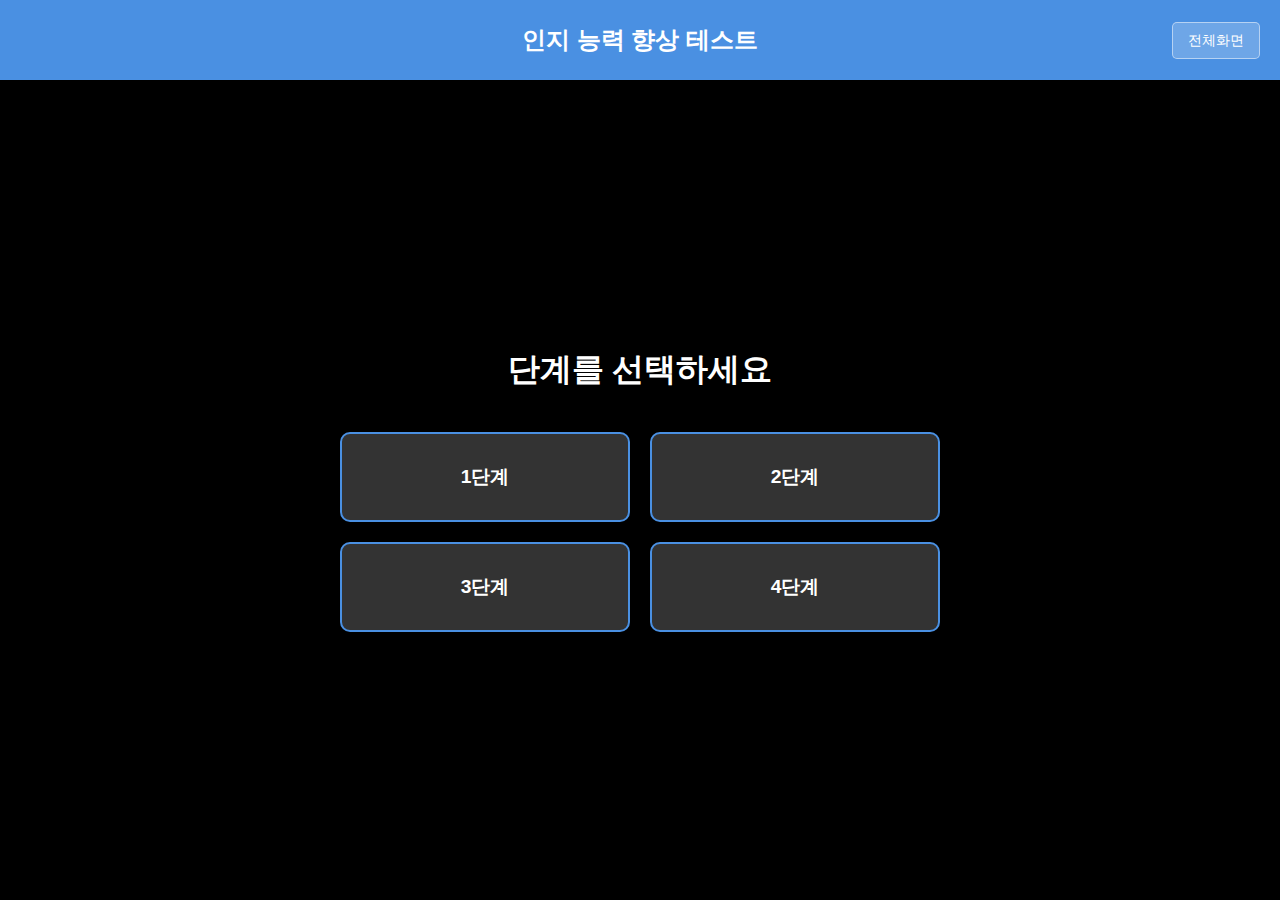
<file: test.html>
<!DOCTYPE html>
<html lang="ko">
<head>
    <meta charset="UTF-8">
    <meta name="viewport" content="width=device-width, initial-scale=1.0">
    <title>인지 테스트 - 메인</title>
    <link rel="stylesheet" href="css/style.css">
</head>
<body>

    <div id="app-container">
        <header>
            <span>인지 능력 향상 테스트</span>
            <button id="fullscreen-btn" class="fullscreen-btn">전체화면</button>
        </header>

        <main>
            <h1>단계를 선택하세요</h1>
            
            <div class="stage-grid">
                <a href="pages/stage1.html" class="stage-btn">1단계</a>
                <a href="pages/stage2.html" class="stage-btn">2단계</a>
                <a href="pages/stage3.html" class="stage-btn">3단계</a>
                <a href="pages/stage4.html" class="stage-btn">4단계</a>
            </div>

            <!-- 게임 화면이 표시될 영역 -->
            <div id="game-frame-container">
                <iframe id="game-frame" src="" allow="fullscreen"></iframe>
            </div>
        </main>
    </div>

    <script src="js/common.js"></script>
</body>
</html>
</file>
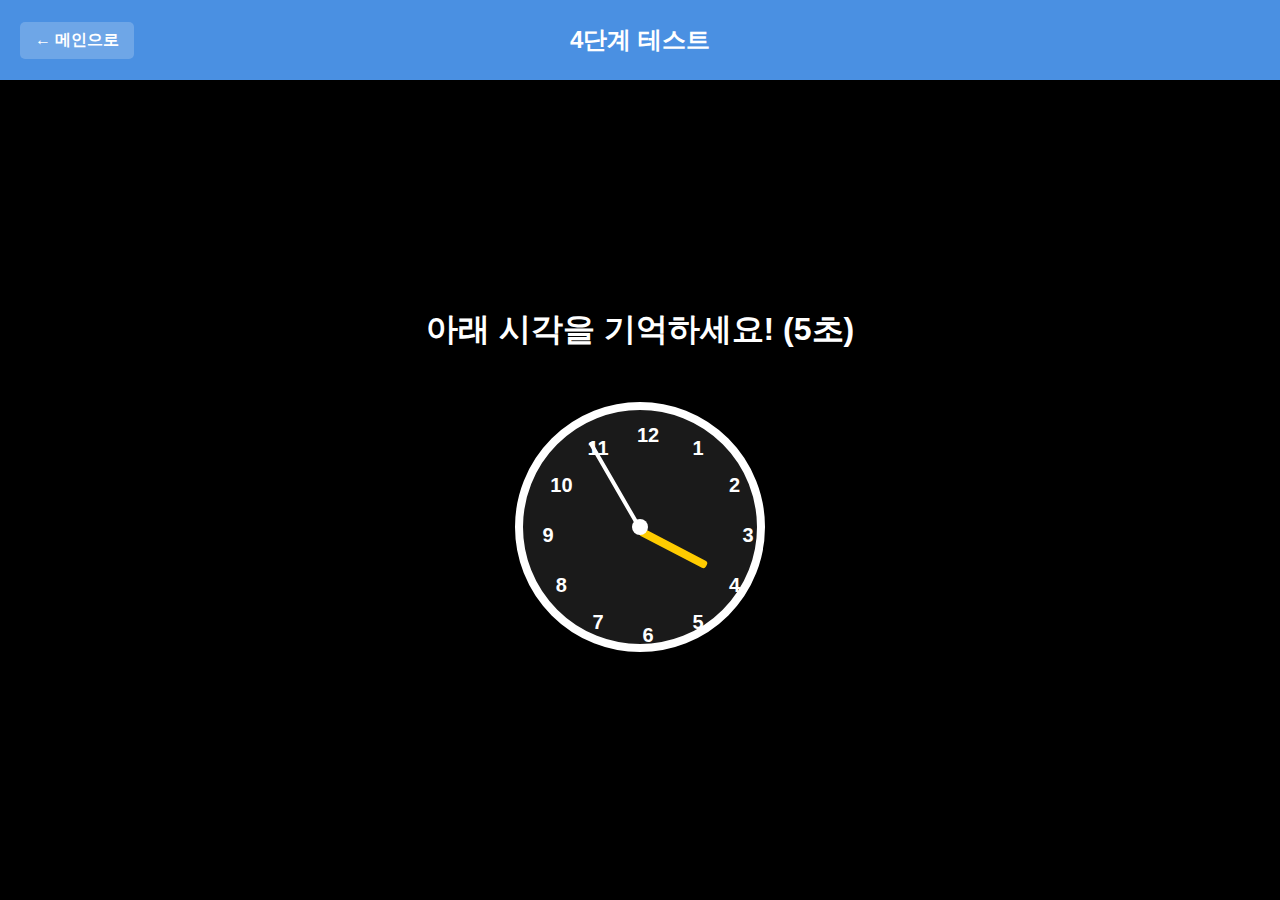
<file: pages/stage4.html>
<!DOCTYPE html>
<html lang="ko">
<head>
    <meta charset="UTF-8">
    <meta name="viewport" content="width=device-width, initial-scale=1.0">
    <title>인지 테스트 - 4단계</title>
    <link rel="stylesheet" href="../css/style.css">
    <style>
        /* 4단계 전용 스타일 */
        .stage-container {
            width: 100%;
            height: 100%;
            display: flex;
            flex-direction: column;
            align-items: center;
            justify-content: center;
            color: white;
        }

        .message {
            font-size: 2rem;
            margin-bottom: 30px;
            font-weight: bold;
        }

        /* 아날로그 시계 스타일 */
        .clock {
            width: 250px;
            height: 250px;
            border: 8px solid white;
            border-radius: 50%;
            position: relative;
            background: rgba(255, 255, 255, 0.1);
            margin: 20px;
        }

        .clock-face {
            width: 100%;
            height: 100%;
            position: relative;
        }

        .clock-number {
            position: absolute;
            width: 30px;
            height: 30px;
            text-align: center;
            line-height: 30px;
            font-size: 1.2rem;
            font-weight: bold;
            color: white;
            transform: translate(-50%, -50%);
        }

        .hand {
            width: 50%;
            height: 6px;
            background: white;
            position: absolute;
            top: 50%;
            left: 50%;
            transform-origin: 0% 50%;
            transform: rotate(90deg); 
            transition: all 0.05s;
            transition-timing-function: cubic-bezier(0.1, 2.7, 0.58, 1);
            border-radius: 3px;
        }

        /* 시침은 좀 더 짧고 두껍게, 분침은 길고 얇게 */
        .hour-hand {
            width: 30%;
            left: 50%; 
            background: #ffcc00; /* 시침 구분 */
            height: 8px;
            z-index: 3;
        }

        .min-hand {
            width: 40%;
            left: 50%;
            background: white;
            height: 4px;
            z-index: 2;
        }
        
        /* 시계 중심점 */
        .clock-center {
            width: 16px;
            height: 16px;
            background: white;
            border-radius: 50%;
            position: absolute;
            top: 50%;
            left: 50%;
            transform: translate(-50%, -50%);
            z-index: 4;
        }

        /* 산수 문제 보기 스타일 */
        .math-options {
            display: flex;
            gap: 30px;
            margin-top: 30px;
        }

        .math-option {
            width: 80px;
            height: 80px;
            background-color: #4a90e2; /* 파란색 배경 */
            border-radius: 50%;
            display: flex;
            justify-content: center;
            align-items: center;
            font-size: 2rem;
            font-weight: bold;
            color: white;
            cursor: pointer;
            border: 2px solid white;
            transition: transform 0.2s;
        }

        .math-option:hover {
            transform: scale(1.1);
            background-color: #357abd;
        }

        /* 시계 선택 그리드 */
        .clock-grid {
            display: flex;
            gap: 40px;
        }
        
        .clock-item {
            cursor: pointer;
            transition: transform 0.2s;
            display: flex;
            flex-direction: column;
            align-items: center;
        }

        .clock-item:hover {
            transform: scale(1.05);
        }

        .hidden {
            display: none !important;
        }
    </style>
</head>
<body>

    <div id="app-container">
        <header>
            <a href="../test.html" class="back-btn">← 메인으로</a>
            <span>4단계 테스트</span>
        </header>

        <main style="padding: 0;">
            <!-- Phase 1: Memorize -->
            <div id="phase-memorize" class="stage-container">
                <div class="message">아래 시각을 기억하세요! (<span id="timer">5</span>초)</div>
                <div id="target-clock-display"></div> <!-- JS로 시계 생성 -->
            </div>

            <!-- Phase 2: Math -->
            <div id="phase-math" class="stage-container hidden">
                <div class="message" id="math-problem">문제</div>
                <div class="math-options" id="math-options"></div>
            </div>

            <!-- Phase 3: Recall -->
            <div id="phase-recall" class="stage-container hidden">
                <div class="message">아까 본 시각과 같은 시계를 고르세요.</div>
                <div class="clock-grid" id="clock-options"></div>
            </div>
        </main>
    </div>

    <script>
        // 전역 변수
        let targetHour, targetMinute;
        let mathAnswer;
        let timeLeft = 5;

        // 시계 생성 헬퍼 함수
        function createClockElement(hour, minute, size = 250) {
            const clock = document.createElement('div');
            clock.className = 'clock';
            clock.style.width = size + 'px';
            clock.style.height = size + 'px';

            const face = document.createElement('div');
            face.className = 'clock-face';

            // 숫자 배치
            const radius = size / 2;
            const numberRadius = radius * 0.8; // 테두리 안쪽으로 배치
            for (let i = 1; i <= 12; i++) {
                const numEl = document.createElement('div');
                numEl.className = 'clock-number';
                numEl.textContent = i;
                
                // 각도 계산 (12시는 270도 혹은 -90도 위치)
                const angle = (i * 30 - 90) * (Math.PI / 180);
                const x = radius + numberRadius * Math.cos(angle);
                const y = radius + numberRadius * Math.sin(angle);
                
                numEl.style.left = `${x}px`;
                numEl.style.top = `${y}px`;
                numEl.style.fontSize = `${size / 200}rem`; // 사이즈에 따른 폰트 크기 조절
                face.appendChild(numEl);
            }

            const center = document.createElement('div');
            center.className = 'clock-center';

            // 시침 각도: (시 * 30) + (분 * 0.5) - 90
            const hourDeg = ((hour % 12) * 30) + (minute * 0.5) - 90;
            const minDeg = (minute * 6) - 90;

            const hourHand = document.createElement('div');
            hourHand.className = 'hand hour-hand';
            hourHand.style.transform = `rotate(${hourDeg}deg)`;
            hourHand.style.width = `${size * 0.3}px`; // 사이즈 비례
            hourHand.style.height = `${size * 0.03}px`;

            const minHand = document.createElement('div');
            minHand.className = 'hand min-hand';
            minHand.style.transform = `rotate(${minDeg}deg)`;
            minHand.style.width = `${size * 0.4}px`; // 사이즈 비례
            minHand.style.height = `${size * 0.015}px`;

            face.appendChild(hourHand);
            face.appendChild(minHand);
            face.appendChild(center);
            clock.appendChild(face);

            return clock;
        }

        function initStage() {
            // 1. 랜덤 시각 생성 (1시 ~ 12시, 0분 ~ 55분 5분 단위)
            targetHour = Math.floor(Math.random() * 12) + 1;
            targetMinute = Math.floor(Math.random() * 12) * 5;

            // Phase 1 화면 구성
            const targetDisplay = document.getElementById('target-clock-display');
            targetDisplay.innerHTML = '';
            targetDisplay.appendChild(createClockElement(targetHour, targetMinute));

            // 타이머 시작
            const timerEl = document.getElementById('timer');
            const interval = setInterval(() => {
                timeLeft--;
                timerEl.textContent = timeLeft;
                if (timeLeft <= 0) {
                    clearInterval(interval);
                    startMathPhase();
                }
            }, 1000);
        }

        function startMathPhase() {
            document.getElementById('phase-memorize').classList.add('hidden');
            document.getElementById('phase-math').classList.remove('hidden');

            // 간단한 덧셈 문제 생성 (결과가 1~9 사이)
            const a = Math.floor(Math.random() * 5) + 1; // 1~5
            const b = Math.floor(Math.random() * 4);     // 0~3
            mathAnswer = a + b;

            document.getElementById('math-problem').textContent = `${a} + ${b} = [ ? ]`;

            // 보기 생성 (정답 1개 + 오답 2개)
            const options = [mathAnswer];
            while (options.length < 3) {
                const wrong = Math.floor(Math.random() * 9) + 1;
                if (!options.includes(wrong)) options.push(wrong);
            }
            // 섞기
            options.sort(() => Math.random() - 0.5);

            const optionsContainer = document.getElementById('math-options');
            optionsContainer.innerHTML = '';
            
            options.forEach(num => {
                const btn = document.createElement('div');
                btn.className = 'math-option';
                btn.textContent = num;
                btn.onclick = () => {
                    if (num === mathAnswer) {
                        startRecallPhase();
                    } else {
                        // 오답 시 피드백 (간단히 흔들림 또는 경고)
                        alert("틀렸습니다. 다시 계산해보세요.");
                    }
                };
                optionsContainer.appendChild(btn);
            });
        }

        function startRecallPhase() {
            document.getElementById('phase-math').classList.add('hidden');
            document.getElementById('phase-recall').classList.remove('hidden');

            const clockContainer = document.getElementById('clock-options');
            clockContainer.innerHTML = '';

            // 정답 시각 + 오답 시각 2개 생성
            // 오답 시각은 정답과 다르게 생성
            const wrongClocks = [];
            while (wrongClocks.length < 2) {
                const h = Math.floor(Math.random() * 12) + 1;
                const m = Math.floor(Math.random() * 12) * 5;
                if (h !== targetHour || m !== targetMinute) {
                    // 중복 체크
                    const isDup = wrongClocks.some(c => c.h === h && c.m === m);
                    if (!isDup) wrongClocks.push({ h, m });
                }
            }

            // 배열 합치고 섞기
            const choices = [
                { h: targetHour, m: targetMinute, isCorrect: true },
                { h: wrongClocks[0].h, m: wrongClocks[0].m, isCorrect: false },
                { h: wrongClocks[1].h, m: wrongClocks[1].m, isCorrect: false }
            ];
            choices.sort(() => Math.random() - 0.5);

            choices.forEach(choice => {
                const wrapper = document.createElement('div');
                wrapper.className = 'clock-item';
                
                const clockEl = createClockElement(choice.h, choice.m, 150); // 선택지는 조금 작게
                wrapper.appendChild(clockEl);

                wrapper.onclick = () => {
                    if (choice.isCorrect) {
                        alert("4단계 성공! 축하합니다.");
                        // location.href = 'stage5.html';
                    } else {
                        alert("틀렸습니다. 다시 기억해보세요.");
                    }
                };
                clockContainer.appendChild(wrapper);
            });
        }

        window.onload = initStage;

    </script>
</body>
</html>
</file>
<file: css/style.css>
/* Reset & Base Styles */
* {
    box-sizing: border-box;
    margin: 0;
    padding: 0;
}

body {
    font-family: 'Noto Sans KR', sans-serif; /* 한글 폰트 권장 */
    background-color: #f0f2f5;
    display: flex;
    justify-content: center;
    align-items: center;
    min-height: 100vh;
    overflow: hidden; /* 스크롤 방지 */
}

/* Main Container - Full Screen */
#app-container {
    width: 100vw;
    height: 100vh;
    max-width: none;
    max-height: none;
    background-color: #000000; /* 전체 배경 검은색 */
    border-radius: 0;
    box-shadow: none;
    display: flex;
    flex-direction: column;
    overflow: hidden;
    position: relative;
}

/* Header */
header {
    height: 80px;
    background-color: #4a90e2;
    color: white;
    display: flex;
    align-items: center;
    justify-content: center;
    font-size: 1.5rem;
    font-weight: bold;
    box-shadow: 0 2px 5px rgba(0,0,0,0.1);
    position: relative;
}

header .back-btn {
    position: absolute;
    left: 20px;
    background: rgba(255,255,255,0.2);
    border: none;
    color: white;
    padding: 8px 15px;
    border-radius: 5px;
    cursor: pointer;
    font-size: 1rem;
    transition: background 0.3s;
    text-decoration: none;
}

header .back-btn:hover {
    background: rgba(255,255,255,0.4);
}

/* Content Area */
main {
    flex: 1;
    padding: 0; /* 전체 화면 활용을 위해 패딩 제거 */
    display: flex;
    flex-direction: column;
    align-items: center;
    justify-content: center;
    text-align: center;
    width: 100%;
    height: 100%;
    position: relative;
}

h1 {
    margin-bottom: 40px;
    color: #ffffff;
}

/* Grid for Stage Selection */
.stage-grid {
    display: grid;
    grid-template-columns: repeat(2, 1fr); /* 2 columns for 4 stages */
    gap: 20px;
    width: 60%; /* 너비를 조금 줄여서 중앙 집중 */
    max-width: 600px;
    z-index: 10;
}

.stage-btn {
    background-color: #333; /* 검은 배경에 어울리는 어두운 회색 */
    border: 2px solid #4a90e2;
    color: #fff;
    padding: 30px;
    font-size: 1.2rem;
    font-weight: bold;
    border-radius: 10px;
    cursor: pointer;
    transition: all 0.3s ease;
    text-decoration: none;
    display: flex;
    justify-content: center;
    align-items: center;
    box-shadow: 0 2px 5px rgba(0,0,0,0.5);
}

.stage-btn:hover {
    background-color: #4a90e2;
    color: white;
    transform: translateY(-5px);
    box-shadow: 0 5px 15px rgba(74, 144, 226, 0.5);
}

/* Specific Stage Content Styles */
.instruction {
    font-size: 1.2rem;
    color: #ccc; /* 검은 배경 가독성 위해 밝은 색으로 변경 */
    margin-bottom: 30px;
    line-height: 1.6;
    z-index: 20; /* 게임 요소 위에 보이도록 */
    pointer-events: none; /* 게임 조작 방해 안 함 */
    position: absolute;
    top: 20px;
    width: 100%;
}

.game-area {
    width: 100%;
    height: 100%;
    background: #000000;
    border: none; /* 전체 화면 일체감을 위해 테두리 제거 */
    border-radius: 0;
    display: block;
    position: relative;
    overflow: hidden;
}

/* Stage 1 Common Styles */
.node {
    position: absolute;
    width: 60px;
    height: 60px;
    border: 2px solid white;
    border-radius: 50%;
    color: white;
    display: flex;
    justify-content: center;
    align-items: center;
    font-size: 1.5rem;
    font-weight: bold;
    cursor: pointer;
    z-index: 10;
    user-select: none;
    transition: transform 0.1s;
    background-color: #000; /* 선이 노드 뒤로 지나갈 때 글자 가독성 확보 */
}

.node:active {
    transform: scale(0.95);
}

.node.clicked {
    /* 선택된 상태 스타일 (필요시) */
}

.connection-layer {
    position: absolute;
    top: 0;
    left: 0;
    width: 100%;
    height: 100%;
    pointer-events: none; /* 클릭 이벤트를 통과시켜 노드 클릭 가능하게 함 */
    z-index: 1;
}

.connection-line {
    stroke: #00ff00; /* 초록색 선 */
    stroke-width: 3;
    stroke-linecap: round;
}

/* Fullscreen Button */
.fullscreen-btn {
    position: absolute;
    right: 20px;
    background: rgba(255, 255, 255, 0.2);
    border: 1px solid rgba(255, 255, 255, 0.5);
    color: white;
    padding: 8px 15px;
    border-radius: 5px;
    cursor: pointer;
    font-size: 0.9rem;
    transition: all 0.3s;
    z-index: 100;
}

.fullscreen-btn:hover {
    background: rgba(255, 255, 255, 0.4);
}

.fullscreen-btn.active {
    background: rgba(255, 255, 255, 0.6);
    color: #000;
    font-weight: bold;
}

/* Iframe Game Container */
#game-frame-container {
    width: 100%;
    height: 100%;
    display: none; /* 기본적으로 숨김 */
    flex: 1;
}

#game-frame {
    width: 100%;
    height: 100%;
    border: none;
    display: block;
}

/* Utility to toggle visibility */
.hidden {
    display: none !important;
}
</file>
